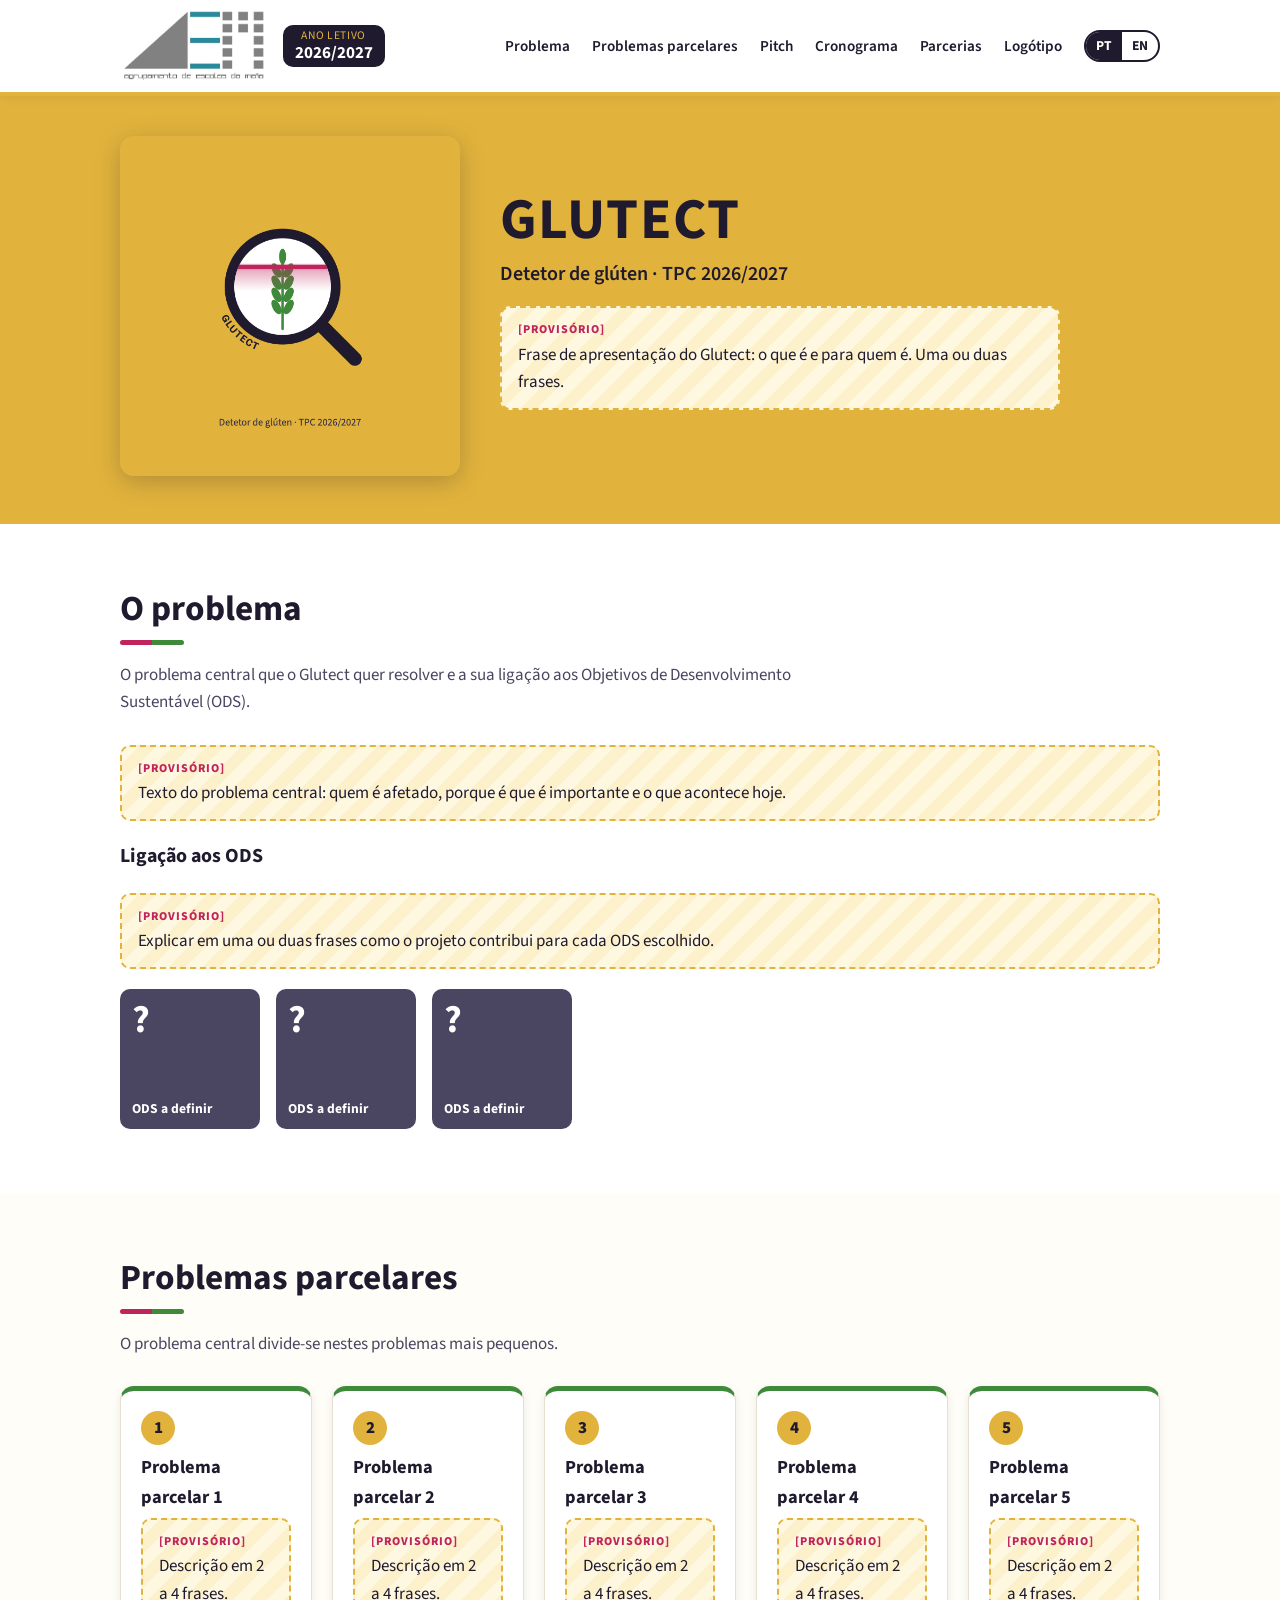
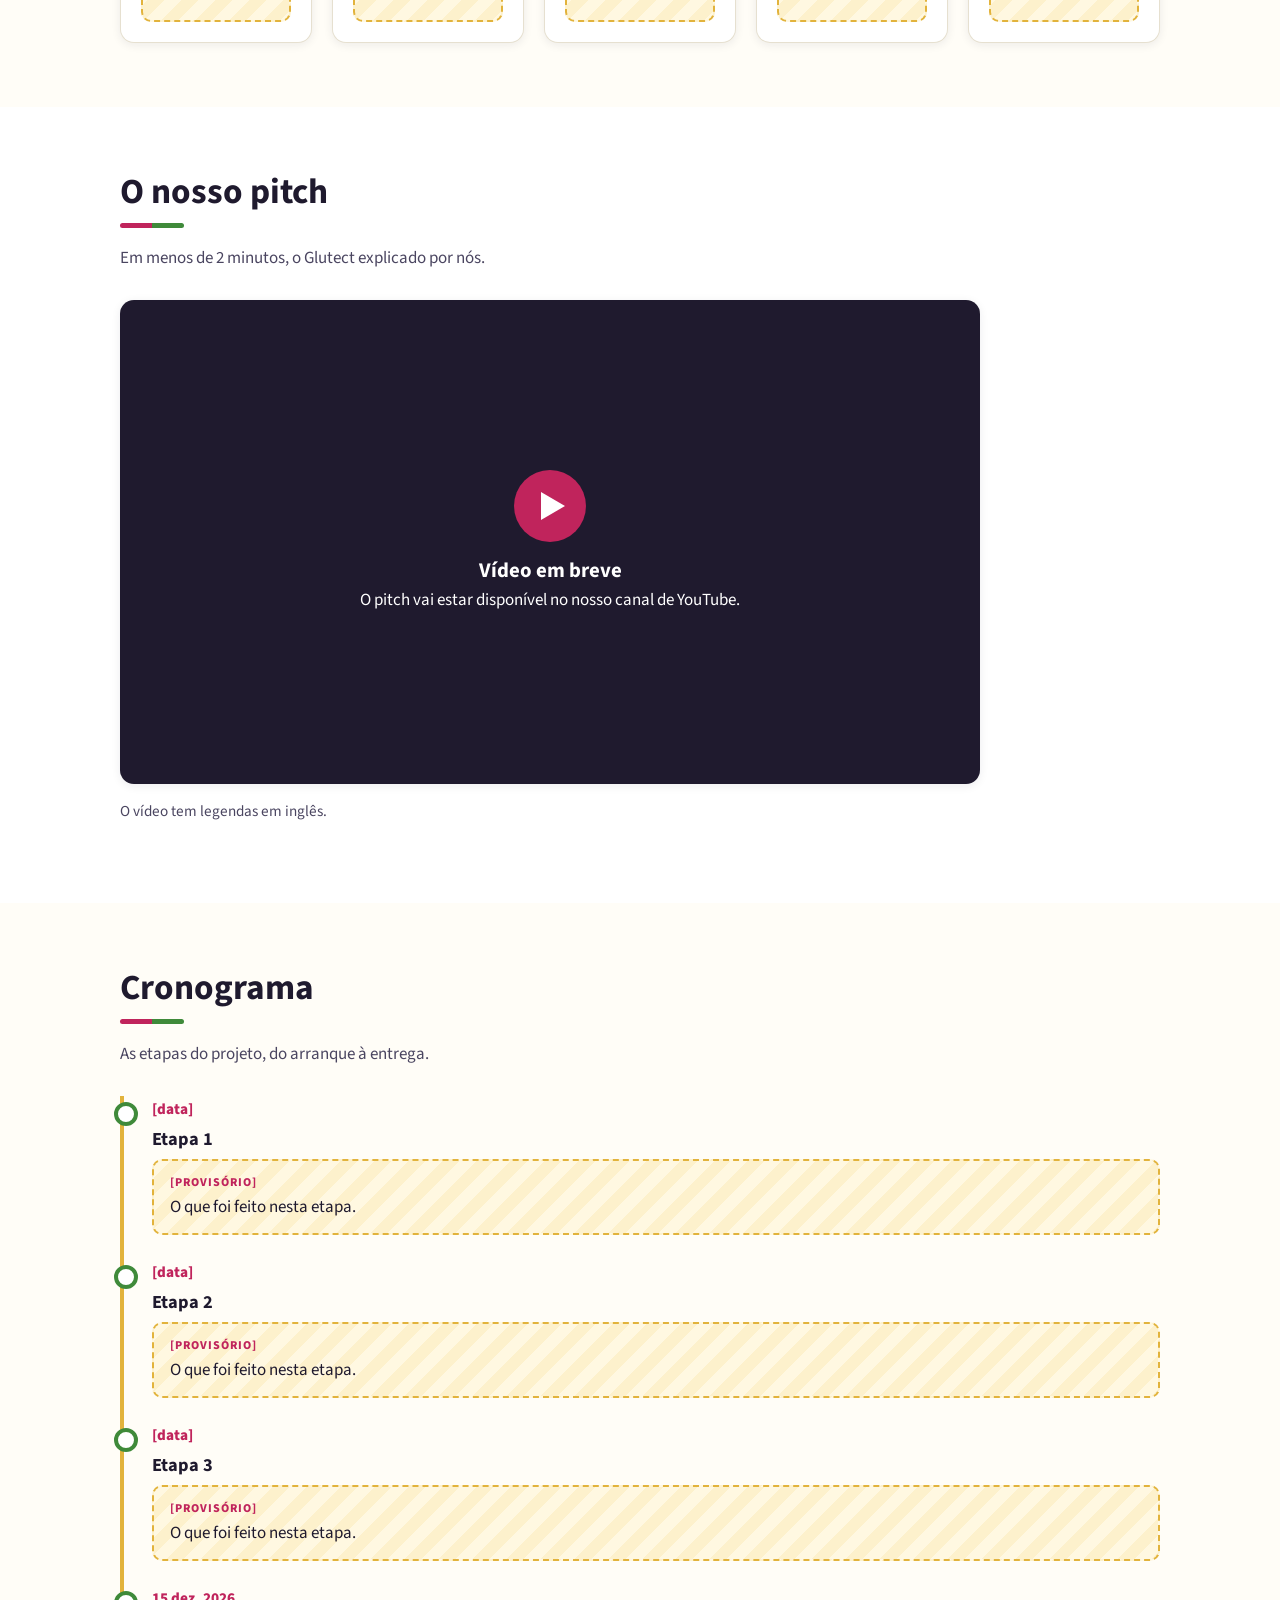
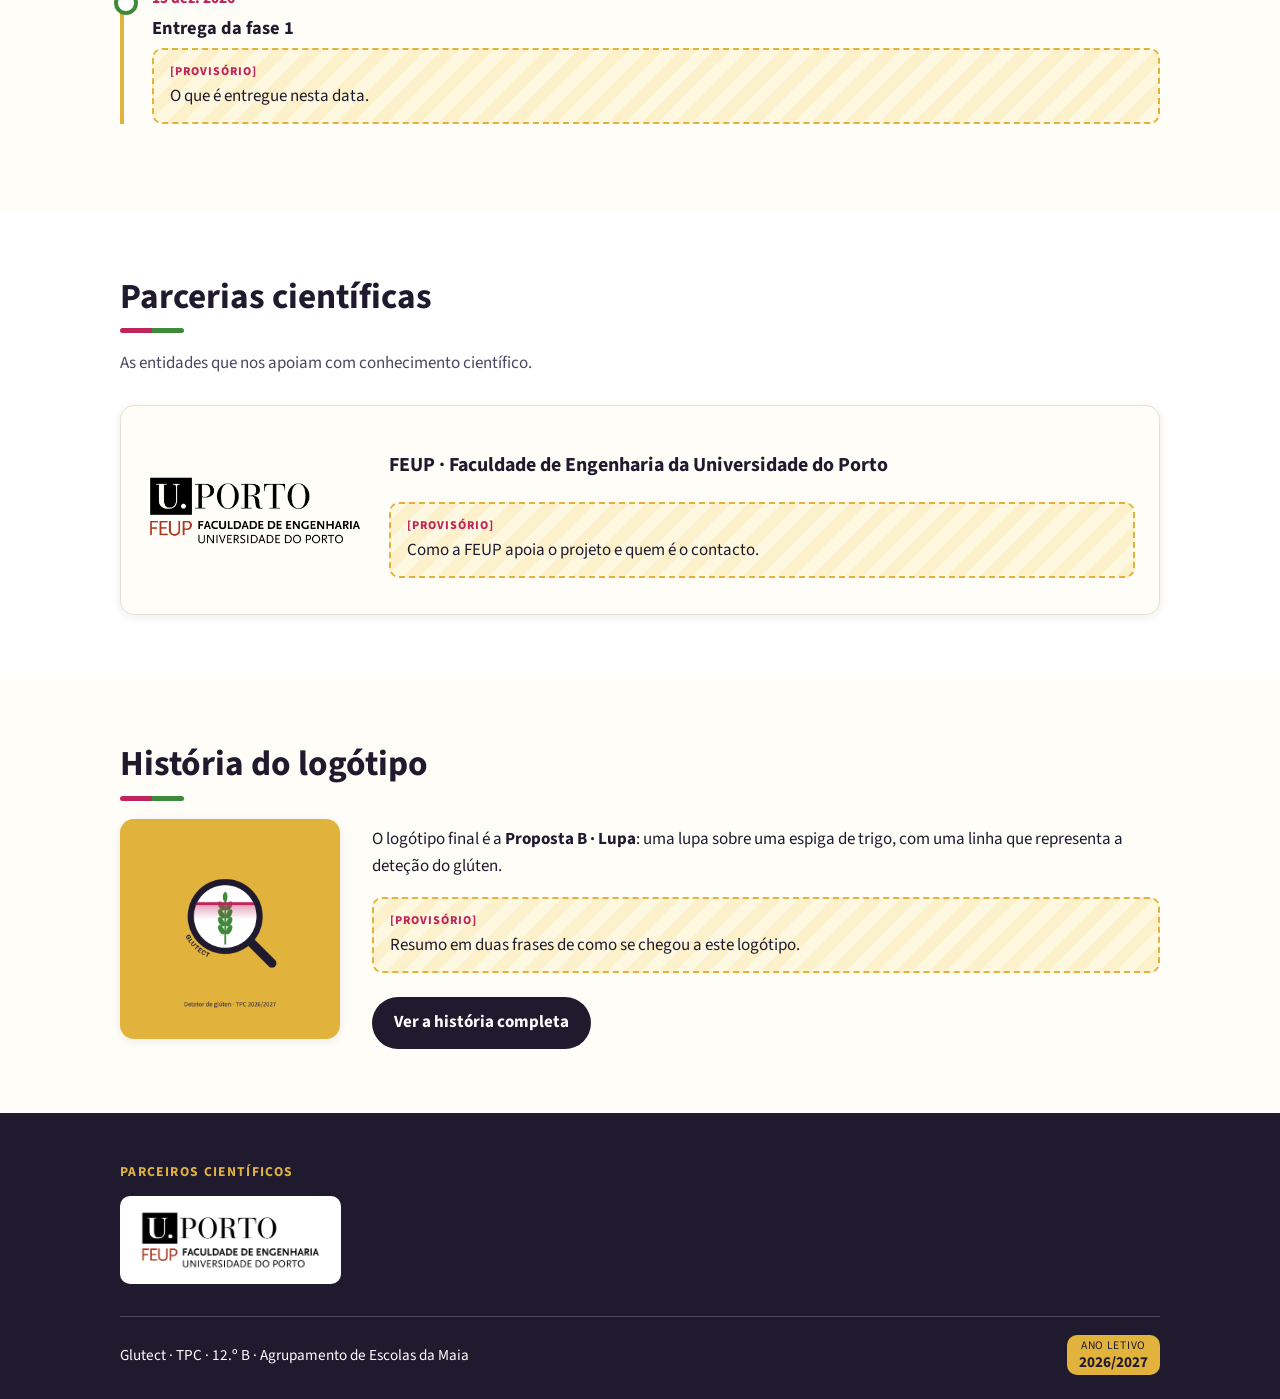
<file: index.html>
<!doctype html>
<html lang="pt-PT">
<head>
  <meta charset="utf-8">
  <meta name="viewport" content="width=device-width, initial-scale=1">
  <title>Glutect · Detetor de glúten · TPC 2026/2027</title>
  <meta name="description" content="Glutect, um detetor de glúten. Projeto TPC da turma 12.º B do Agrupamento de Escolas da Maia, ano letivo 2026/2027.">
  <link rel="icon" href="img/logo-glutect.png">
  <link rel="alternate" hreflang="pt" href="https://mines09.github.io/tpc-glutect-12B-26-27/">
  <link rel="alternate" hreflang="en" href="https://mines09.github.io/tpc-glutect-12B-26-27/en/">
  <link rel="preconnect" href="https://fonts.googleapis.com">
  <link rel="preconnect" href="https://fonts.gstatic.com" crossorigin>
  <link rel="stylesheet" href="https://fonts.googleapis.com/css2?family=Source+Sans+3:wght@400;600;700;800&display=swap">
  <link rel="stylesheet" href="css/estilo.css">
</head>
<body data-raiz="">
  <a class="saltar" href="#conteudo">Saltar para o conteúdo</a>

  <!-- ===== CABEÇALHO ===== -->
  <header class="cabecalho">
    <div class="contentor">
      <a class="logo-escola" href="./" title="Início">
        <img src="img/logo-aemaia.png" alt="Agrupamento de Escolas da Maia" width="413" height="214">
      </a>
      <div class="ano-letivo"><small>Ano letivo</small>2026/2027</div>
      <button class="botao-menu" type="button" aria-expanded="false" aria-controls="menu">Menu</button>
      <nav class="menu" id="menu" aria-label="Secções">
        <ul>
          <li><a href="#problema">Problema</a></li>
          <li><a href="#problemas-parcelares">Problemas parcelares</a></li>
          <li><a href="#pitch">Pitch</a></li>
          <li><a href="#cronograma">Cronograma</a></li>
          <li><a href="#parcerias">Parcerias</a></li>
          <li><a href="#logotipo">Logótipo</a></li>
        </ul>
        <div class="lingua" aria-label="Língua">
          <span aria-current="true">PT</span>
          <a href="en/" hreflang="en" lang="en">EN</a>
        </div>
      </nav>
    </div>
  </header>

  <main id="conteudo">

    <!-- ===== ABERTURA: logótipo do projeto ===== -->
    <section class="abertura" id="inicio">
      <div class="contentor">
        <img class="logo-projeto" src="img/logo-glutect.png" alt="Logótipo do Glutect: uma lupa sobre uma espiga de trigo" width="640" height="640">
        <div>
          <h1>GLUTECT</h1>
          <p class="subtitulo">Detetor de glúten · TPC 2026/2027</p>
          <p class="provisorio" data-etiqueta="[PROVISÓRIO]">Frase de apresentação do Glutect: o que é e para quem é. Uma ou duas frases.</p>
        </div>
      </div>
    </section>

    <!-- ===== PROBLEMA CENTRAL E ODS ===== -->
    <section class="seccao" id="problema">
      <div class="contentor">
        <h2>O problema</h2>
        <p class="intro">O problema central que o Glutect quer resolver e a sua ligação aos Objetivos de Desenvolvimento Sustentável (ODS).</p>
        <p class="provisorio" data-etiqueta="[PROVISÓRIO]">Texto do problema central: quem é afetado, porque é que é importante e o que acontece hoje.</p>
        <h3>Ligação aos ODS</h3>
        <p class="provisorio" data-etiqueta="[PROVISÓRIO]">Explicar em uma ou duas frases como o projeto contribui para cada ODS escolhido.</p>
        <!-- Trocar cada quadrado pelo ícone oficial do ODS (img/ods-N.png) e o nome certo. -->
        <div class="ods">
          <div class="ods-item"><span class="numero">?</span><span class="nome">ODS a definir</span></div>
          <div class="ods-item"><span class="numero">?</span><span class="nome">ODS a definir</span></div>
          <div class="ods-item"><span class="numero">?</span><span class="nome">ODS a definir</span></div>
        </div>
      </div>
    </section>

    <!-- ===== PROBLEMAS PARCELARES (pelo menos 5) ===== -->
    <section class="seccao" id="problemas-parcelares">
      <div class="contentor">
        <h2>Problemas parcelares</h2>
        <p class="intro">O problema central divide-se nestes problemas mais pequenos.</p>
        <ol class="cartoes">
          <li class="cartao"><span class="num">1</span><h3>Problema parcelar 1</h3><p class="provisorio" data-etiqueta="[PROVISÓRIO]">Descrição em 2 a 4 frases.</p></li>
          <li class="cartao"><span class="num">2</span><h3>Problema parcelar 2</h3><p class="provisorio" data-etiqueta="[PROVISÓRIO]">Descrição em 2 a 4 frases.</p></li>
          <li class="cartao"><span class="num">3</span><h3>Problema parcelar 3</h3><p class="provisorio" data-etiqueta="[PROVISÓRIO]">Descrição em 2 a 4 frases.</p></li>
          <li class="cartao"><span class="num">4</span><h3>Problema parcelar 4</h3><p class="provisorio" data-etiqueta="[PROVISÓRIO]">Descrição em 2 a 4 frases.</p></li>
          <li class="cartao"><span class="num">5</span><h3>Problema parcelar 5</h3><p class="provisorio" data-etiqueta="[PROVISÓRIO]">Descrição em 2 a 4 frases.</p></li>
        </ol>
      </div>
    </section>

    <!-- ===== VÍDEO / PITCH ===== -->
    <section class="seccao" id="pitch">
      <div class="contentor">
        <h2>O nosso pitch</h2>
        <p class="intro">Em menos de 2 minutos, o Glutect explicado por nós.</p>
        <!-- O vídeo aparece aqui quando se puser o código do YouTube em js/site.js (VIDEO_YOUTUBE). -->
        <div class="video" id="video">
          <div class="sem-video">
            <div><div class="play" aria-hidden="true"></div><strong>Vídeo em breve</strong>O pitch vai estar disponível no nosso canal de YouTube.</div>
          </div>
        </div>
        <p class="nota-legendas">O vídeo tem legendas em inglês.</p>
      </div>
    </section>

    <!-- ===== CRONOGRAMA ===== -->
    <section class="seccao" id="cronograma">
      <div class="contentor">
        <h2>Cronograma</h2>
        <p class="intro">As etapas do projeto, do arranque à entrega.</p>
        <ol class="linha-tempo">
          <li><span class="data">[data]</span><h3>Etapa 1</h3><p class="provisorio" data-etiqueta="[PROVISÓRIO]">O que foi feito nesta etapa.</p></li>
          <li><span class="data">[data]</span><h3>Etapa 2</h3><p class="provisorio" data-etiqueta="[PROVISÓRIO]">O que foi feito nesta etapa.</p></li>
          <li><span class="data">[data]</span><h3>Etapa 3</h3><p class="provisorio" data-etiqueta="[PROVISÓRIO]">O que foi feito nesta etapa.</p></li>
          <li><span class="data">15 dez. 2026</span><h3>Entrega da fase 1</h3><p class="provisorio" data-etiqueta="[PROVISÓRIO]">O que é entregue nesta data.</p></li>
        </ol>
      </div>
    </section>

    <!-- ===== PARCERIAS CIENTÍFICAS ===== -->
    <section class="seccao" id="parcerias">
      <div class="contentor">
        <h2>Parcerias científicas</h2>
        <p class="intro">As entidades que nos apoiam com conhecimento científico.</p>
        <div class="parceria">
          <img src="img/logo-feup.png" alt="FEUP, Faculdade de Engenharia da Universidade do Porto" width="800" height="278">
          <div>
            <h3>FEUP · Faculdade de Engenharia da Universidade do Porto</h3>
            <p class="provisorio" data-etiqueta="[PROVISÓRIO]">Como a FEUP apoia o projeto e quem é o contacto.</p>
          </div>
        </div>
      </div>
    </section>

    <!-- ===== HISTÓRIA DO LOGÓTIPO (resumo; a história completa está na sub-página) ===== -->
    <section class="seccao" id="logotipo">
      <div class="contentor">
        <h2>História do logótipo</h2>
        <div class="resumo-logo">
          <img src="img/logo-glutect.png" alt="Logótipo final do Glutect, Proposta B · Lupa" width="640" height="640" loading="lazy">
          <div>
            <p>O logótipo final é a <strong>Proposta B · Lupa</strong>: uma lupa sobre uma espiga de trigo, com uma linha que representa a deteção do glúten.</p>
            <p class="provisorio" data-etiqueta="[PROVISÓRIO]">Resumo em duas frases de como se chegou a este logótipo.</p>
            <a class="botao" href="historia-logo.html">Ver a história completa</a>
          </div>
        </div>
      </div>
    </section>

  </main>

  <!-- ===== RODAPÉ ===== -->
  <!-- Os logótipos de parceiros e patrocinadores editam-se em js/site.js -->
  <footer class="rodape">
    <div class="contentor">
      <section class="grupo-logos" id="grupo-parceiros">
        <h2>Parceiros científicos</h2>
        <ul></ul>
      </section>
      <section class="grupo-logos" id="grupo-patrocinadores">
        <h2>Patrocinadores</h2>
        <ul></ul>
      </section>
      <div class="rodape-fim">
        <span>Glutect · TPC · 12.º B · Agrupamento de Escolas da Maia</span>
        <div class="ano-letivo"><small>Ano letivo</small>2026/2027</div>
      </div>
    </div>
  </footer>

  <script src="js/site.js"></script>
</body>
</html>
</file>
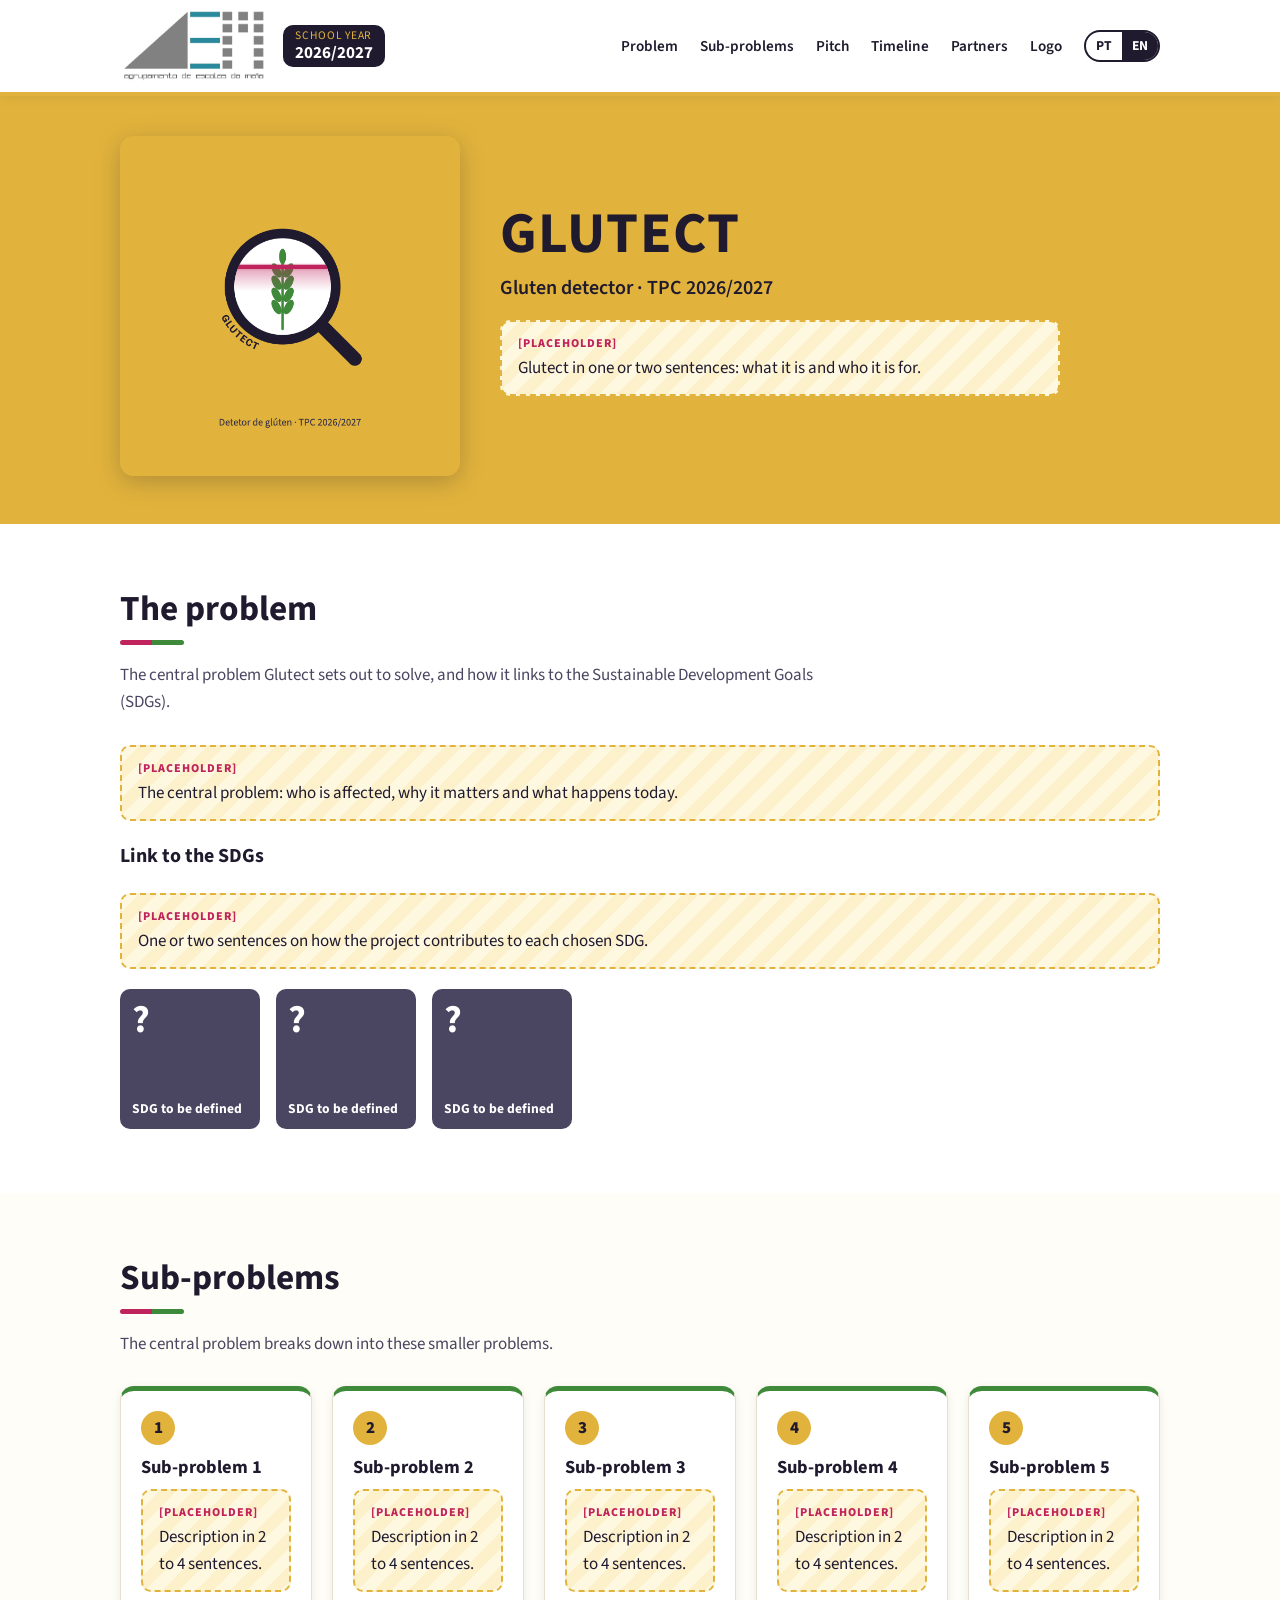
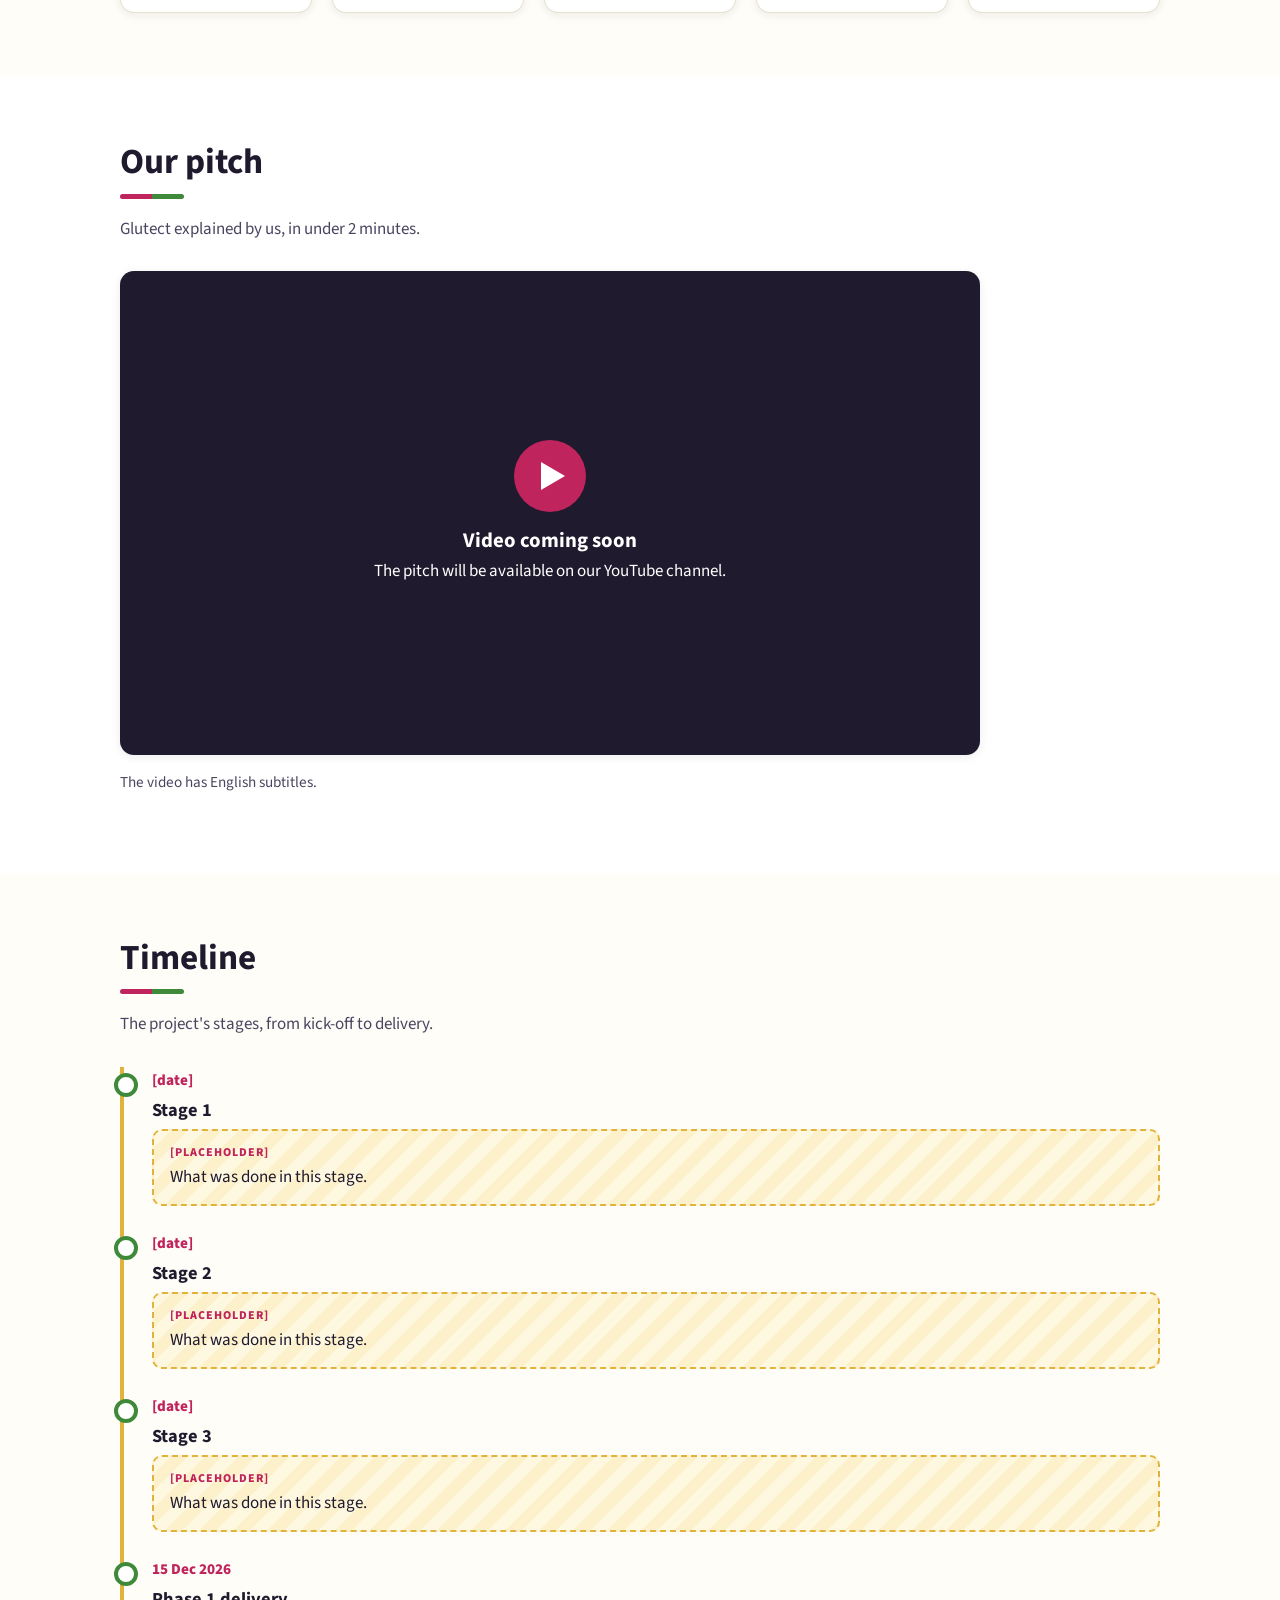
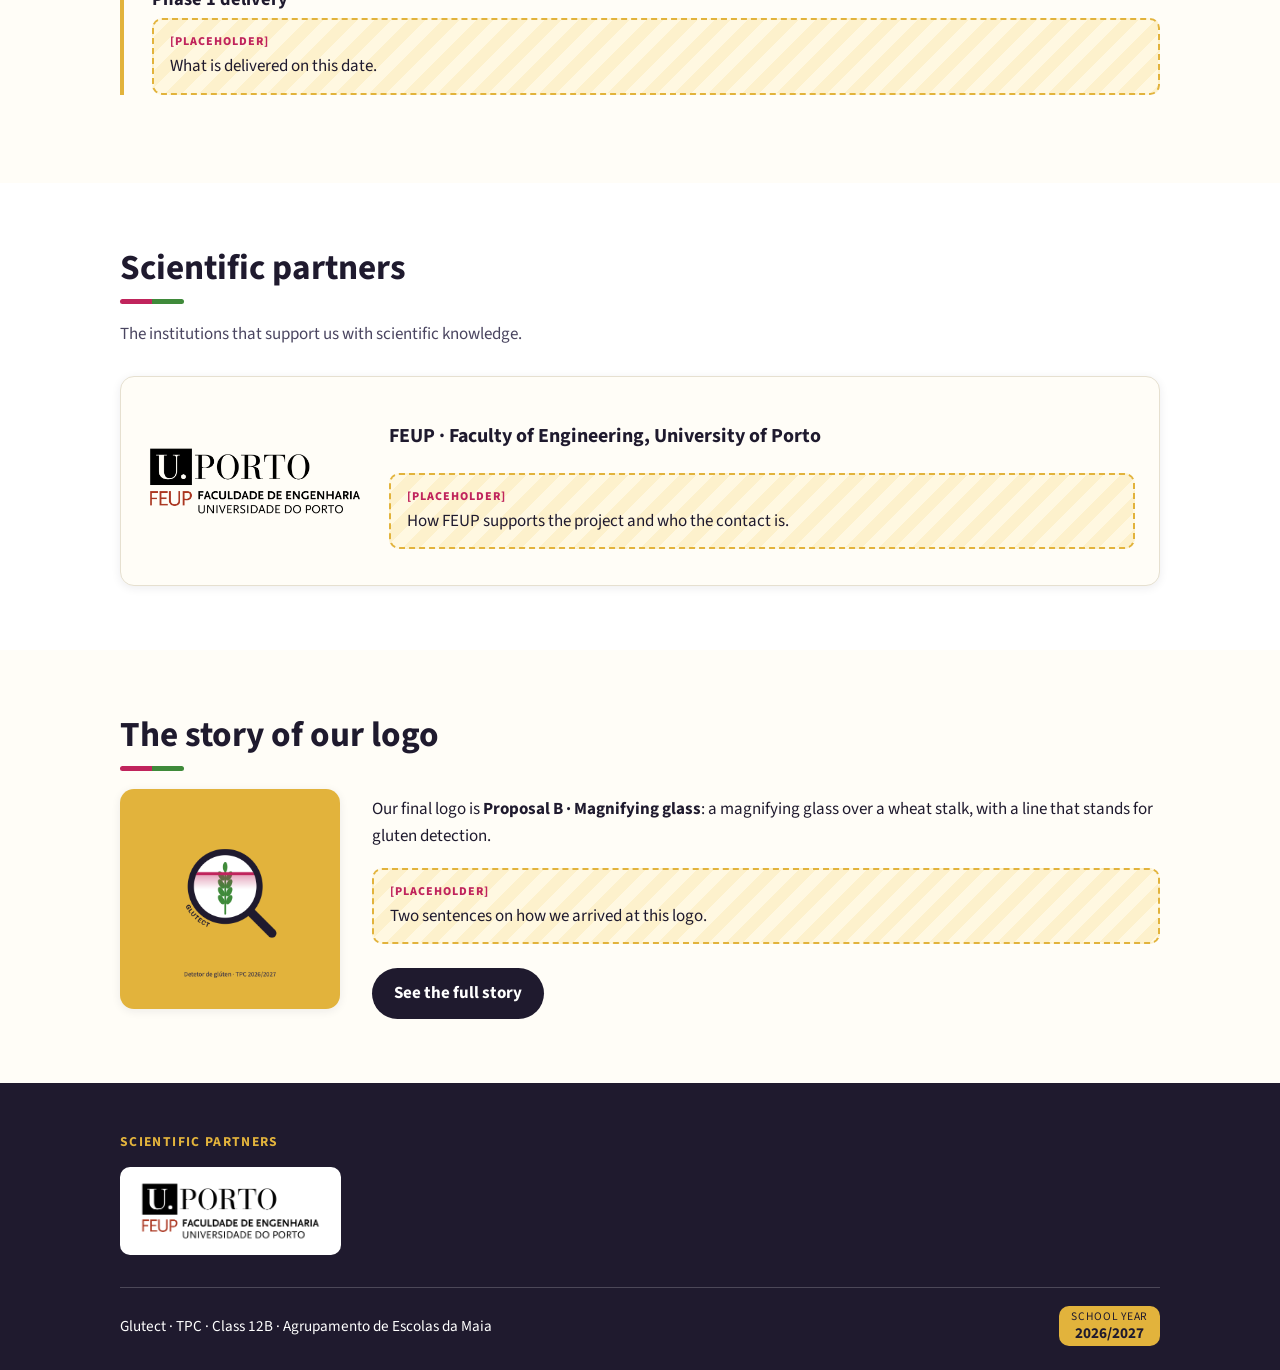
<file: en/index.html>
<!doctype html>
<html lang="en">
<head>
  <meta charset="utf-8">
  <meta name="viewport" content="width=device-width, initial-scale=1">
  <title>Glutect · Gluten detector · TPC 2026/2027</title>
  <meta name="description" content="Glutect, a gluten detector. A TPC project by class 12B of Agrupamento de Escolas da Maia, school year 2026/2027.">
  <link rel="icon" href="../img/logo-glutect.png">
  <link rel="alternate" hreflang="pt" href="https://mines09.github.io/tpc-glutect-12B-26-27/">
  <link rel="alternate" hreflang="en" href="https://mines09.github.io/tpc-glutect-12B-26-27/en/">
  <link rel="preconnect" href="https://fonts.googleapis.com">
  <link rel="preconnect" href="https://fonts.gstatic.com" crossorigin>
  <link rel="stylesheet" href="https://fonts.googleapis.com/css2?family=Source+Sans+3:wght@400;600;700;800&display=swap">
  <link rel="stylesheet" href="../css/estilo.css">
</head>
<body data-raiz="../">
  <a class="saltar" href="#conteudo">Skip to content</a>

  <!-- ===== HEADER ===== -->
  <header class="cabecalho">
    <div class="contentor">
      <a class="logo-escola" href="./" title="Home">
        <img src="../img/logo-aemaia.png" alt="Agrupamento de Escolas da Maia" width="413" height="214">
      </a>
      <div class="ano-letivo"><small>School year</small>2026/2027</div>
      <button class="botao-menu" type="button" aria-expanded="false" aria-controls="menu">Menu</button>
      <nav class="menu" id="menu" aria-label="Sections">
        <ul>
          <li><a href="#problema">Problem</a></li>
          <li><a href="#problemas-parcelares">Sub-problems</a></li>
          <li><a href="#pitch">Pitch</a></li>
          <li><a href="#cronograma">Timeline</a></li>
          <li><a href="#parcerias">Partners</a></li>
          <li><a href="#logotipo">Logo</a></li>
        </ul>
        <div class="lingua" aria-label="Language">
          <a href="../" hreflang="pt" lang="pt-PT">PT</a>
          <span aria-current="true">EN</span>
        </div>
      </nav>
    </div>
  </header>

  <main id="conteudo">

    <!-- ===== OPENING: project logo ===== -->
    <section class="abertura" id="inicio">
      <div class="contentor">
        <img class="logo-projeto" src="../img/logo-glutect.png" alt="Glutect logo: a magnifying glass over a wheat stalk" width="640" height="640">
        <div>
          <h1>GLUTECT</h1>
          <p class="subtitulo">Gluten detector · TPC 2026/2027</p>
          <p class="provisorio" data-etiqueta="[PLACEHOLDER]">Glutect in one or two sentences: what it is and who it is for.</p>
        </div>
      </div>
    </section>

    <!-- ===== CENTRAL PROBLEM AND SDGs ===== -->
    <section class="seccao" id="problema">
      <div class="contentor">
        <h2>The problem</h2>
        <p class="intro">The central problem Glutect sets out to solve, and how it links to the Sustainable Development Goals (SDGs).</p>
        <p class="provisorio" data-etiqueta="[PLACEHOLDER]">The central problem: who is affected, why it matters and what happens today.</p>
        <h3>Link to the SDGs</h3>
        <p class="provisorio" data-etiqueta="[PLACEHOLDER]">One or two sentences on how the project contributes to each chosen SDG.</p>
        <!-- Replace each square with the official SDG icon (../img/ods-N.png) and its name. -->
        <div class="ods">
          <div class="ods-item"><span class="numero">?</span><span class="nome">SDG to be defined</span></div>
          <div class="ods-item"><span class="numero">?</span><span class="nome">SDG to be defined</span></div>
          <div class="ods-item"><span class="numero">?</span><span class="nome">SDG to be defined</span></div>
        </div>
      </div>
    </section>

    <!-- ===== SUB-PROBLEMS (at least 5) ===== -->
    <section class="seccao" id="problemas-parcelares">
      <div class="contentor">
        <h2>Sub-problems</h2>
        <p class="intro">The central problem breaks down into these smaller problems.</p>
        <ol class="cartoes">
          <li class="cartao"><span class="num">1</span><h3>Sub-problem 1</h3><p class="provisorio" data-etiqueta="[PLACEHOLDER]">Description in 2 to 4 sentences.</p></li>
          <li class="cartao"><span class="num">2</span><h3>Sub-problem 2</h3><p class="provisorio" data-etiqueta="[PLACEHOLDER]">Description in 2 to 4 sentences.</p></li>
          <li class="cartao"><span class="num">3</span><h3>Sub-problem 3</h3><p class="provisorio" data-etiqueta="[PLACEHOLDER]">Description in 2 to 4 sentences.</p></li>
          <li class="cartao"><span class="num">4</span><h3>Sub-problem 4</h3><p class="provisorio" data-etiqueta="[PLACEHOLDER]">Description in 2 to 4 sentences.</p></li>
          <li class="cartao"><span class="num">5</span><h3>Sub-problem 5</h3><p class="provisorio" data-etiqueta="[PLACEHOLDER]">Description in 2 to 4 sentences.</p></li>
        </ol>
      </div>
    </section>

    <!-- ===== VIDEO / PITCH ===== -->
    <section class="seccao" id="pitch">
      <div class="contentor">
        <h2>Our pitch</h2>
        <p class="intro">Glutect explained by us, in under 2 minutes.</p>
        <!-- The video appears here once the YouTube code is set in js/site.js (VIDEO_YOUTUBE). -->
        <div class="video" id="video">
          <div class="sem-video">
            <div><div class="play" aria-hidden="true"></div><strong>Video coming soon</strong>The pitch will be available on our YouTube channel.</div>
          </div>
        </div>
        <p class="nota-legendas">The video has English subtitles.</p>
      </div>
    </section>

    <!-- ===== TIMELINE ===== -->
    <section class="seccao" id="cronograma">
      <div class="contentor">
        <h2>Timeline</h2>
        <p class="intro">The project's stages, from kick-off to delivery.</p>
        <ol class="linha-tempo">
          <li><span class="data">[date]</span><h3>Stage 1</h3><p class="provisorio" data-etiqueta="[PLACEHOLDER]">What was done in this stage.</p></li>
          <li><span class="data">[date]</span><h3>Stage 2</h3><p class="provisorio" data-etiqueta="[PLACEHOLDER]">What was done in this stage.</p></li>
          <li><span class="data">[date]</span><h3>Stage 3</h3><p class="provisorio" data-etiqueta="[PLACEHOLDER]">What was done in this stage.</p></li>
          <li><span class="data">15 Dec 2026</span><h3>Phase 1 delivery</h3><p class="provisorio" data-etiqueta="[PLACEHOLDER]">What is delivered on this date.</p></li>
        </ol>
      </div>
    </section>

    <!-- ===== SCIENTIFIC PARTNERS ===== -->
    <section class="seccao" id="parcerias">
      <div class="contentor">
        <h2>Scientific partners</h2>
        <p class="intro">The institutions that support us with scientific knowledge.</p>
        <div class="parceria">
          <img src="../img/logo-feup.png" alt="FEUP, Faculty of Engineering of the University of Porto" width="800" height="278">
          <div>
            <h3>FEUP · Faculty of Engineering, University of Porto</h3>
            <p class="provisorio" data-etiqueta="[PLACEHOLDER]">How FEUP supports the project and who the contact is.</p>
          </div>
        </div>
      </div>
    </section>

    <!-- ===== LOGO STORY (summary; the full story is on the sub-page) ===== -->
    <section class="seccao" id="logotipo">
      <div class="contentor">
        <h2>The story of our logo</h2>
        <div class="resumo-logo">
          <img src="../img/logo-glutect.png" alt="Final Glutect logo, Proposal B · Magnifying glass" width="640" height="640" loading="lazy">
          <div>
            <p>Our final logo is <strong>Proposal B · Magnifying glass</strong>: a magnifying glass over a wheat stalk, with a line that stands for gluten detection.</p>
            <p class="provisorio" data-etiqueta="[PLACEHOLDER]">Two sentences on how we arrived at this logo.</p>
            <a class="botao" href="logo-history.html">See the full story</a>
          </div>
        </div>
      </div>
    </section>

  </main>

  <!-- ===== FOOTER ===== -->
  <!-- Partner and sponsor logos are edited in js/site.js -->
  <footer class="rodape">
    <div class="contentor">
      <section class="grupo-logos" id="grupo-parceiros">
        <h2>Scientific partners</h2>
        <ul></ul>
      </section>
      <section class="grupo-logos" id="grupo-patrocinadores">
        <h2>Sponsors</h2>
        <ul></ul>
      </section>
      <div class="rodape-fim">
        <span>Glutect · TPC · Class 12B · Agrupamento de Escolas da Maia</span>
        <div class="ano-letivo"><small>School year</small>2026/2027</div>
      </div>
    </div>
  </footer>

  <script src="../js/site.js"></script>
</body>
</html>
</file>
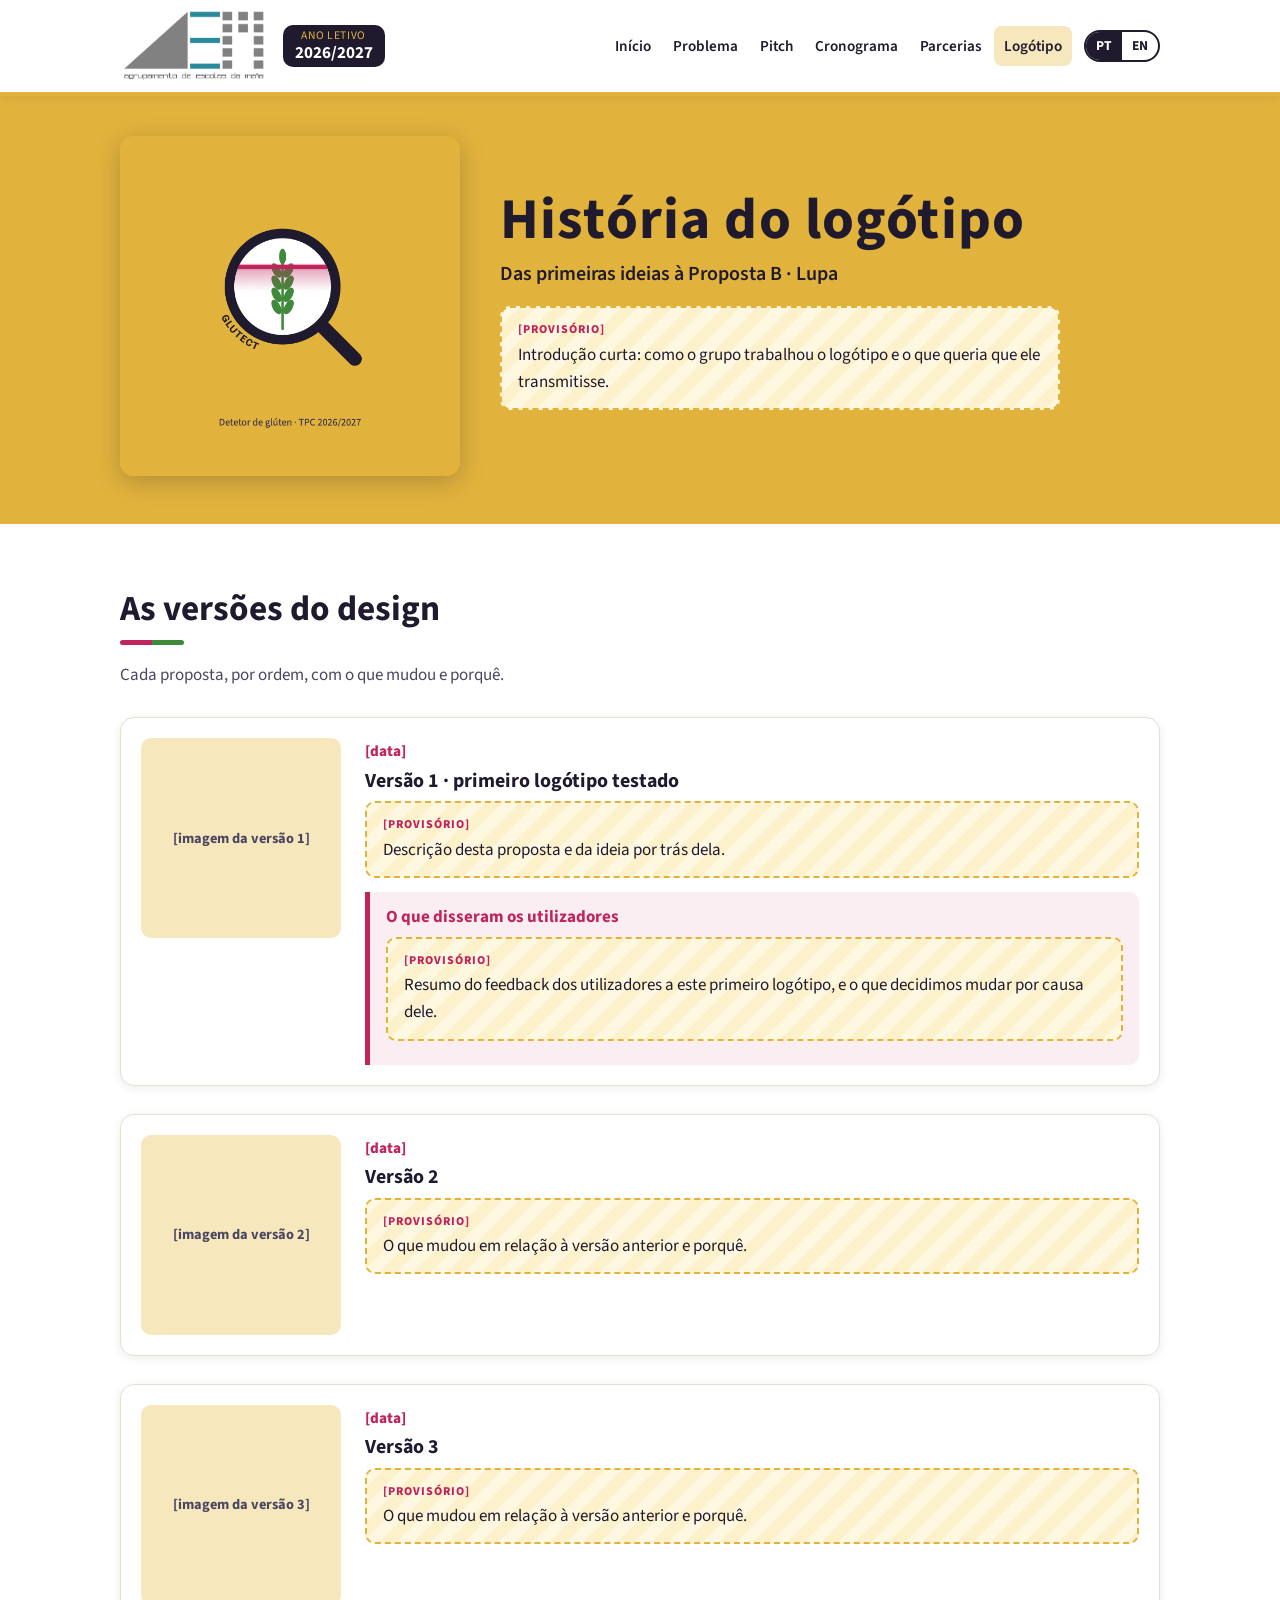
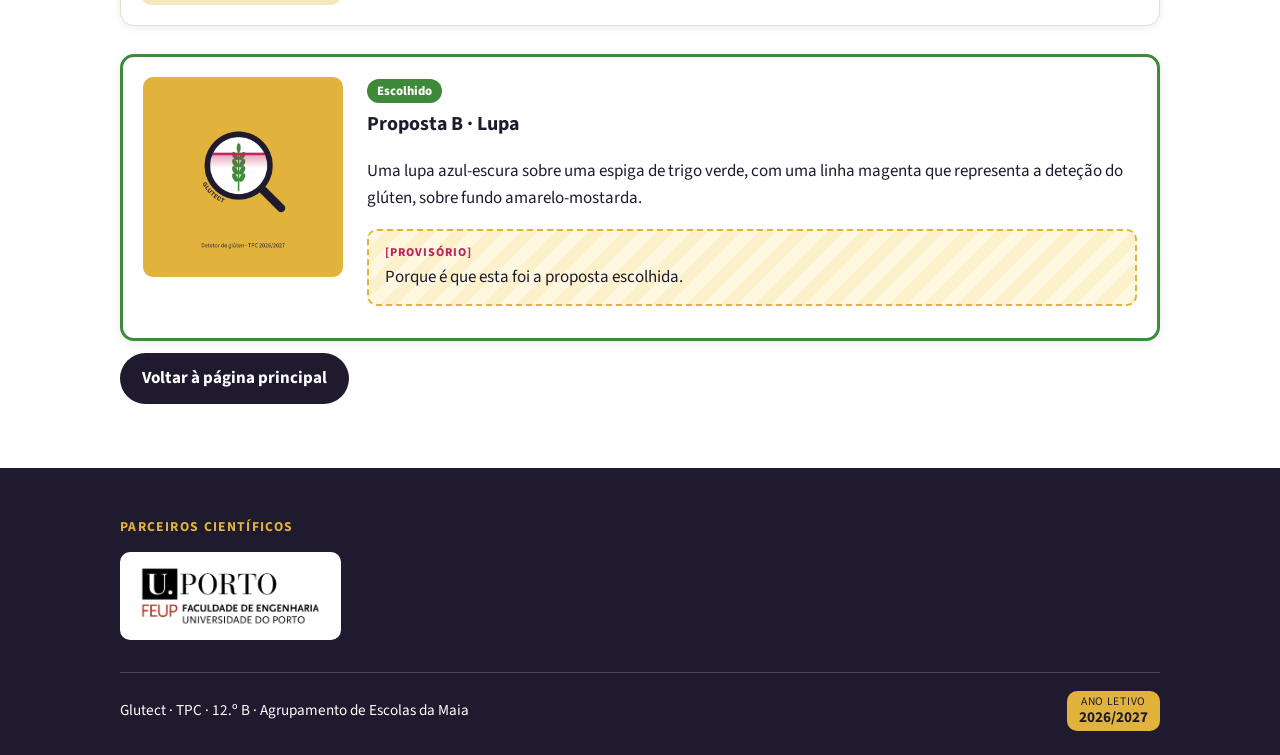
<file: historia-logo.html>
<!doctype html>
<html lang="pt-PT">
<head>
  <meta charset="utf-8">
  <meta name="viewport" content="width=device-width, initial-scale=1">
  <title>História do logótipo · Glutect · TPC 2026/2027</title>
  <meta name="description" content="Como nasceu o logótipo do Glutect: as propostas, as versões do design e o feedback dos utilizadores.">
  <link rel="icon" href="img/logo-glutect.png">
  <link rel="alternate" hreflang="pt" href="https://mines09.github.io/tpc-glutect-12B-26-27/historia-logo.html">
  <link rel="alternate" hreflang="en" href="https://mines09.github.io/tpc-glutect-12B-26-27/en/logo-history.html">
  <link rel="preconnect" href="https://fonts.googleapis.com">
  <link rel="preconnect" href="https://fonts.gstatic.com" crossorigin>
  <link rel="stylesheet" href="https://fonts.googleapis.com/css2?family=Source+Sans+3:wght@400;600;700;800&display=swap">
  <link rel="stylesheet" href="css/estilo.css">
</head>
<body data-raiz="">
  <a class="saltar" href="#conteudo">Saltar para o conteúdo</a>

  <!-- ===== CABEÇALHO ===== -->
  <header class="cabecalho">
    <div class="contentor">
      <a class="logo-escola" href="./" title="Início">
        <img src="img/logo-aemaia.png" alt="Agrupamento de Escolas da Maia" width="413" height="214">
      </a>
      <div class="ano-letivo"><small>Ano letivo</small>2026/2027</div>
      <button class="botao-menu" type="button" aria-expanded="false" aria-controls="menu">Menu</button>
      <nav class="menu" id="menu" aria-label="Secções">
        <ul>
          <li><a href="./">Início</a></li>
          <li><a href="./#problema">Problema</a></li>
          <li><a href="./#pitch">Pitch</a></li>
          <li><a href="./#cronograma">Cronograma</a></li>
          <li><a href="./#parcerias">Parcerias</a></li>
          <li><a href="historia-logo.html" aria-current="page">Logótipo</a></li>
        </ul>
        <div class="lingua" aria-label="Língua">
          <span aria-current="true">PT</span>
          <a href="en/logo-history.html" hreflang="en" lang="en">EN</a>
        </div>
      </nav>
    </div>
  </header>

  <main id="conteudo">

    <section class="abertura">
      <div class="contentor">
        <img class="logo-projeto" src="img/logo-glutect.png" alt="Logótipo final do Glutect, Proposta B · Lupa" width="640" height="640">
        <div>
          <h1>História do logótipo</h1>
          <p class="subtitulo">Das primeiras ideias à Proposta B · Lupa</p>
          <p class="provisorio" data-etiqueta="[PROVISÓRIO]">Introdução curta: como o grupo trabalhou o logótipo e o que queria que ele transmitisse.</p>
        </div>
      </div>
    </section>

    <section class="seccao" id="versoes">
      <div class="contentor">
        <h2>As versões do design</h2>
        <p class="intro">Cada proposta, por ordem, com o que mudou e porquê.</p>

        <!-- Para cada versão: trocar o quadrado por <img src="img/logo-vN.png" alt="..."> e preencher o texto. -->
        <ol class="versoes">
          <li class="versao">
            <div class="imagem">[imagem da versão 1]</div>
            <div>
              <span class="data">[data]</span>
              <h3>Versão 1 · primeiro logótipo testado</h3>
              <p class="provisorio" data-etiqueta="[PROVISÓRIO]">Descrição desta proposta e da ideia por trás dela.</p>
              <div class="feedback">
                <h4>O que disseram os utilizadores</h4>
                <p class="provisorio" data-etiqueta="[PROVISÓRIO]">Resumo do feedback dos utilizadores a este primeiro logótipo, e o que decidimos mudar por causa dele.</p>
              </div>
            </div>
          </li>
          <li class="versao">
            <div class="imagem">[imagem da versão 2]</div>
            <div>
              <span class="data">[data]</span>
              <h3>Versão 2</h3>
              <p class="provisorio" data-etiqueta="[PROVISÓRIO]">O que mudou em relação à versão anterior e porquê.</p>
            </div>
          </li>
          <li class="versao">
            <div class="imagem">[imagem da versão 3]</div>
            <div>
              <span class="data">[data]</span>
              <h3>Versão 3</h3>
              <p class="provisorio" data-etiqueta="[PROVISÓRIO]">O que mudou em relação à versão anterior e porquê.</p>
            </div>
          </li>
          <li class="versao final">
            <img src="img/logo-glutect.png" alt="Proposta B · Lupa, o logótipo escolhido" width="640" height="640" loading="lazy">
            <div>
              <span class="etiqueta-final">Escolhido</span>
              <h3>Proposta B · Lupa</h3>
              <p>Uma lupa azul-escura sobre uma espiga de trigo verde, com uma linha magenta que representa a deteção do glúten, sobre fundo amarelo-mostarda.</p>
              <p class="provisorio" data-etiqueta="[PROVISÓRIO]">Porque é que esta foi a proposta escolhida.</p>
            </div>
          </li>
        </ol>

        <a class="botao" href="./#logotipo">Voltar à página principal</a>
      </div>
    </section>

  </main>

  <!-- ===== RODAPÉ ===== -->
  <!-- Os logótipos de parceiros e patrocinadores editam-se em js/site.js -->
  <footer class="rodape">
    <div class="contentor">
      <section class="grupo-logos" id="grupo-parceiros">
        <h2>Parceiros científicos</h2>
        <ul></ul>
      </section>
      <section class="grupo-logos" id="grupo-patrocinadores">
        <h2>Patrocinadores</h2>
        <ul></ul>
      </section>
      <div class="rodape-fim">
        <span>Glutect · TPC · 12.º B · Agrupamento de Escolas da Maia</span>
        <div class="ano-letivo"><small>Ano letivo</small>2026/2027</div>
      </div>
    </div>
  </footer>

  <script src="js/site.js"></script>
</body>
</html>
</file>
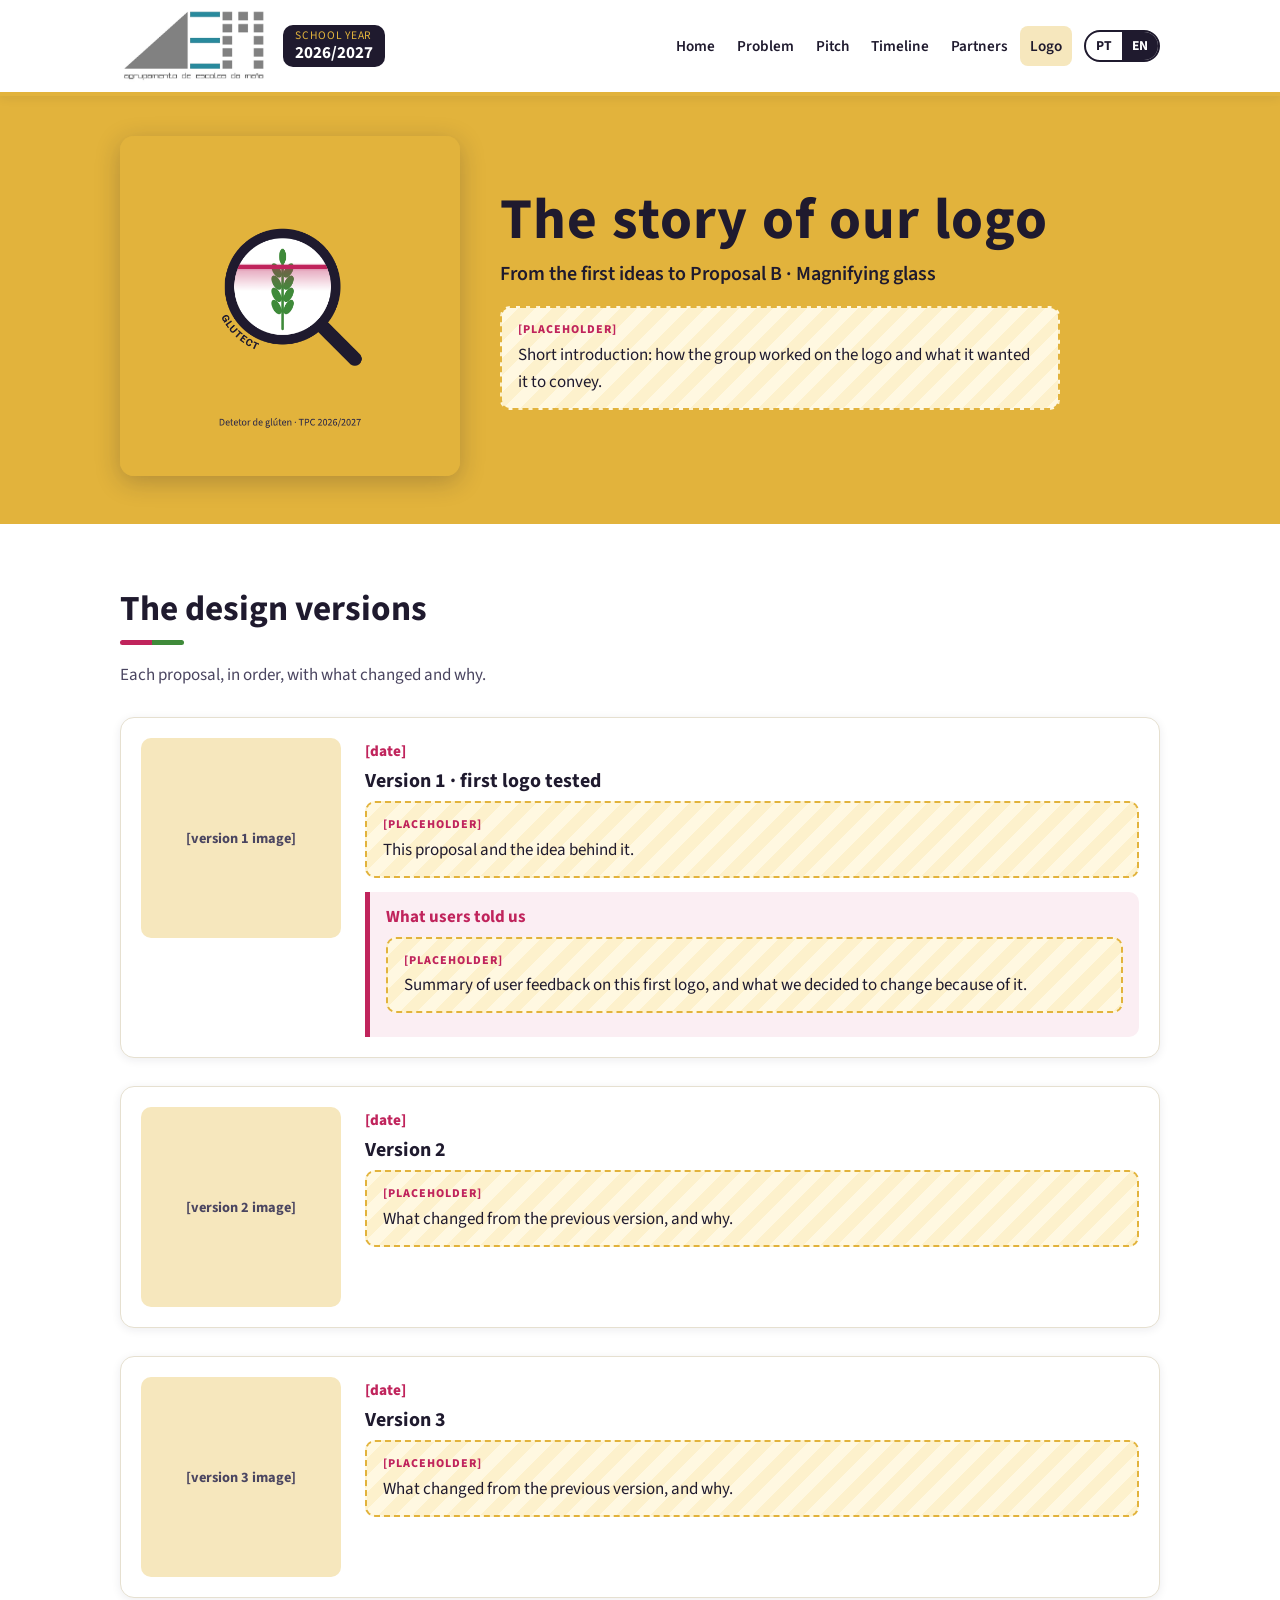
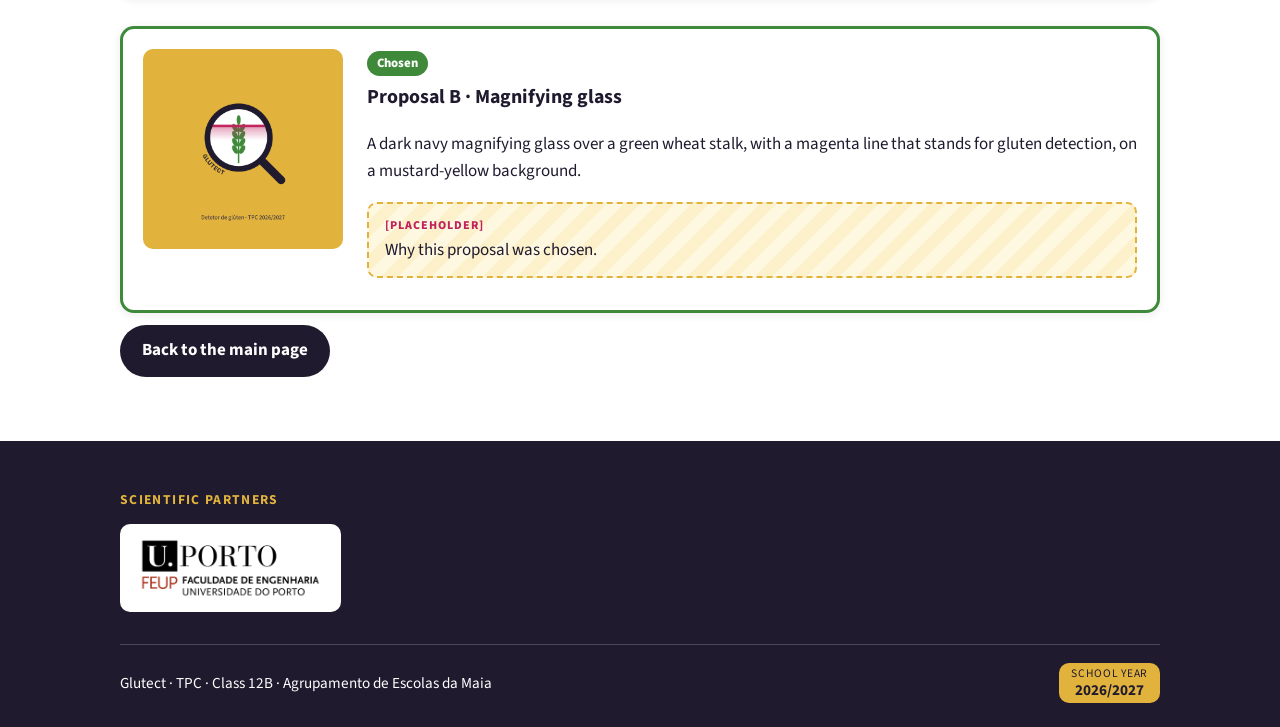
<file: en/logo-history.html>
<!doctype html>
<html lang="en">
<head>
  <meta charset="utf-8">
  <meta name="viewport" content="width=device-width, initial-scale=1">
  <title>The story of our logo · Glutect · TPC 2026/2027</title>
  <meta name="description" content="How the Glutect logo came to be: the proposals, the design versions and the user feedback.">
  <link rel="icon" href="../img/logo-glutect.png">
  <link rel="alternate" hreflang="pt" href="https://mines09.github.io/tpc-glutect-12B-26-27/historia-logo.html">
  <link rel="alternate" hreflang="en" href="https://mines09.github.io/tpc-glutect-12B-26-27/en/logo-history.html">
  <link rel="preconnect" href="https://fonts.googleapis.com">
  <link rel="preconnect" href="https://fonts.gstatic.com" crossorigin>
  <link rel="stylesheet" href="https://fonts.googleapis.com/css2?family=Source+Sans+3:wght@400;600;700;800&display=swap">
  <link rel="stylesheet" href="../css/estilo.css">
</head>
<body data-raiz="../">
  <a class="saltar" href="#conteudo">Skip to content</a>

  <!-- ===== HEADER ===== -->
  <header class="cabecalho">
    <div class="contentor">
      <a class="logo-escola" href="./" title="Home">
        <img src="../img/logo-aemaia.png" alt="Agrupamento de Escolas da Maia" width="413" height="214">
      </a>
      <div class="ano-letivo"><small>School year</small>2026/2027</div>
      <button class="botao-menu" type="button" aria-expanded="false" aria-controls="menu">Menu</button>
      <nav class="menu" id="menu" aria-label="Sections">
        <ul>
          <li><a href="./">Home</a></li>
          <li><a href="./#problema">Problem</a></li>
          <li><a href="./#pitch">Pitch</a></li>
          <li><a href="./#cronograma">Timeline</a></li>
          <li><a href="./#parcerias">Partners</a></li>
          <li><a href="logo-history.html" aria-current="page">Logo</a></li>
        </ul>
        <div class="lingua" aria-label="Language">
          <a href="../historia-logo.html" hreflang="pt" lang="pt-PT">PT</a>
          <span aria-current="true">EN</span>
        </div>
      </nav>
    </div>
  </header>

  <main id="conteudo">

    <section class="abertura">
      <div class="contentor">
        <img class="logo-projeto" src="../img/logo-glutect.png" alt="Final Glutect logo, Proposal B · Magnifying glass" width="640" height="640">
        <div>
          <h1>The story of our logo</h1>
          <p class="subtitulo">From the first ideas to Proposal B · Magnifying glass</p>
          <p class="provisorio" data-etiqueta="[PLACEHOLDER]">Short introduction: how the group worked on the logo and what it wanted it to convey.</p>
        </div>
      </div>
    </section>

    <section class="seccao" id="versoes">
      <div class="contentor">
        <h2>The design versions</h2>
        <p class="intro">Each proposal, in order, with what changed and why.</p>

        <!-- For each version: replace the square with <img src="../img/logo-vN.png" alt="..."> and fill in the text. -->
        <ol class="versoes">
          <li class="versao">
            <div class="imagem">[version 1 image]</div>
            <div>
              <span class="data">[date]</span>
              <h3>Version 1 · first logo tested</h3>
              <p class="provisorio" data-etiqueta="[PLACEHOLDER]">This proposal and the idea behind it.</p>
              <div class="feedback">
                <h4>What users told us</h4>
                <p class="provisorio" data-etiqueta="[PLACEHOLDER]">Summary of user feedback on this first logo, and what we decided to change because of it.</p>
              </div>
            </div>
          </li>
          <li class="versao">
            <div class="imagem">[version 2 image]</div>
            <div>
              <span class="data">[date]</span>
              <h3>Version 2</h3>
              <p class="provisorio" data-etiqueta="[PLACEHOLDER]">What changed from the previous version, and why.</p>
            </div>
          </li>
          <li class="versao">
            <div class="imagem">[version 3 image]</div>
            <div>
              <span class="data">[date]</span>
              <h3>Version 3</h3>
              <p class="provisorio" data-etiqueta="[PLACEHOLDER]">What changed from the previous version, and why.</p>
            </div>
          </li>
          <li class="versao final">
            <img src="../img/logo-glutect.png" alt="Proposal B · Magnifying glass, the chosen logo" width="640" height="640" loading="lazy">
            <div>
              <span class="etiqueta-final">Chosen</span>
              <h3>Proposal B · Magnifying glass</h3>
              <p>A dark navy magnifying glass over a green wheat stalk, with a magenta line that stands for gluten detection, on a mustard-yellow background.</p>
              <p class="provisorio" data-etiqueta="[PLACEHOLDER]">Why this proposal was chosen.</p>
            </div>
          </li>
        </ol>

        <a class="botao" href="./#logotipo">Back to the main page</a>
      </div>
    </section>

  </main>

  <!-- ===== FOOTER ===== -->
  <!-- Partner and sponsor logos are edited in js/site.js -->
  <footer class="rodape">
    <div class="contentor">
      <section class="grupo-logos" id="grupo-parceiros">
        <h2>Scientific partners</h2>
        <ul></ul>
      </section>
      <section class="grupo-logos" id="grupo-patrocinadores">
        <h2>Sponsors</h2>
        <ul></ul>
      </section>
      <div class="rodape-fim">
        <span>Glutect · TPC · Class 12B · Agrupamento de Escolas da Maia</span>
        <div class="ano-letivo"><small>School year</small>2026/2027</div>
      </div>
    </div>
  </footer>

  <script src="../js/site.js"></script>
</body>
</html>
</file>
<file: css/estilo.css>
/* Glutect · estilo comum a todas as páginas
   As cores vêm do logótipo do projeto (Proposta B · Lupa). */

:root {
  --mostarda: #e2b33c;
  --mostarda-clara: #f6e7bd;
  --azul: #1f1a2e;
  --azul-suave: #4a4560;
  --verde: #3f8a3a;
  --magenta: #c0245c;
  --fundo: #fffdf7;
  --branco: #ffffff;
  --linha: #e6e0d0;
  --raio: 14px;
  --largura: 1080px;
  --sombra: 0 2px 10px rgba(31, 26, 46, 0.08);
}

* { box-sizing: border-box; }

html { scroll-behavior: smooth; scroll-padding-top: 110px; }

body {
  margin: 0;
  font-family: "Source Sans 3", "Segoe UI", system-ui, -apple-system, sans-serif;
  font-size: 1.0625rem;
  line-height: 1.6;
  color: var(--azul);
  background: var(--fundo);
}

img { max-width: 100%; height: auto; display: block; }

a { color: var(--magenta); }
a:hover { color: var(--azul); }

:focus-visible { outline: 3px solid var(--magenta); outline-offset: 3px; }

.contentor { width: 100%; max-width: var(--largura); margin: 0 auto; padding: 0 20px; }

.saltar {
  position: absolute; left: -9999px; top: 0;
  background: var(--azul); color: var(--branco); padding: 10px 16px; z-index: 100;
}
.saltar:focus { left: 10px; top: 10px; }

/* ---------- Cabeçalho ---------- */

.cabecalho {
  position: sticky; top: 0; z-index: 50;
  background: var(--branco);
  border-bottom: 4px solid var(--mostarda);
  box-shadow: var(--sombra);
}

.cabecalho .contentor {
  display: flex; align-items: center; gap: 16px;
  min-height: 92px; padding-top: 8px; padding-bottom: 8px;
}

.logo-escola img { height: 76px; width: auto; }

.ano-letivo {
  display: inline-flex; flex-direction: column; align-items: center;
  background: var(--azul); color: var(--branco);
  border-radius: 10px; padding: 4px 12px; line-height: 1.2;
  font-weight: 700; white-space: nowrap;
}
.ano-letivo small { font-weight: 400; font-size: 0.72rem; text-transform: uppercase; letter-spacing: 0.06em; color: var(--mostarda); }

.menu { margin-left: auto; display: flex; align-items: center; gap: 4px; }
.menu ul { list-style: none; display: flex; gap: 2px; margin: 0; padding: 0; }
.menu a {
  display: block; padding: 8px 10px; border-radius: 8px;
  color: var(--azul); text-decoration: none; font-weight: 600; font-size: 0.95rem;
}
.menu a:hover, .menu a[aria-current="page"] { background: var(--mostarda-clara); }

.lingua {
  display: flex; border: 2px solid var(--azul); border-radius: 999px; overflow: hidden; margin-left: 8px;
}
.lingua a, .lingua span {
  padding: 3px 10px; font-weight: 700; font-size: 0.85rem; text-decoration: none; color: var(--azul);
}
.lingua span { background: var(--azul); color: var(--branco); }

.botao-menu {
  display: none; margin-left: auto;
  background: var(--azul); color: var(--branco); border: 0; border-radius: 8px;
  padding: 10px 14px; font: inherit; font-weight: 700; cursor: pointer;
}

/* ---------- Abertura ---------- */

.abertura { background: var(--mostarda); padding: 40px 0 48px; }
.abertura .contentor { display: grid; grid-template-columns: 340px 1fr; gap: 40px; align-items: center; }
.abertura .logo-projeto { border-radius: var(--raio); box-shadow: 0 6px 24px rgba(31, 26, 46, 0.25); }
.abertura h1 { font-size: clamp(2.4rem, 6vw, 3.6rem); line-height: 1.05; margin: 0 0 8px; letter-spacing: 0.02em; }
.abertura .subtitulo { font-size: 1.25rem; font-weight: 600; margin: 0 0 16px; }
.abertura p { max-width: 560px; }

/* ---------- Secções ---------- */

.seccao { padding: 64px 0; }
.seccao:nth-of-type(even) { background: var(--branco); }
.seccao h2 {
  font-size: clamp(1.6rem, 4vw, 2.2rem); margin: 0 0 8px; line-height: 1.2;
}
.seccao h2::after {
  content: ""; display: block; width: 64px; height: 5px; margin-top: 10px;
  background: linear-gradient(90deg, var(--magenta) 0 50%, var(--verde) 50% 100%); border-radius: 3px;
}
.seccao .intro { color: var(--azul-suave); max-width: 720px; margin-bottom: 28px; }

/* Texto provisório: bem visível para não escapar na revisão final */
.provisorio {
  background: repeating-linear-gradient(135deg, #fff8e1 0 12px, #fdf1cc 12px 24px);
  border: 2px dashed var(--mostarda); border-radius: 10px; padding: 12px 16px;
}
.provisorio::before {
  content: attr(data-etiqueta); display: block; margin-bottom: 2px;
  font-size: 0.75rem; font-weight: 800; letter-spacing: 0.08em; color: var(--magenta);
}
p.provisorio, li.provisorio { margin: 0 0 12px; }

/* ODS */
.ods { display: flex; flex-wrap: wrap; gap: 16px; margin-top: 20px; }
.ods-item {
  width: 140px; aspect-ratio: 1; border-radius: 10px; padding: 12px;
  display: flex; flex-direction: column; justify-content: space-between;
  background: var(--azul-suave); color: var(--branco); font-weight: 700;
}
.ods-item .numero { font-size: 2.4rem; line-height: 1; }
.ods-item .nome { font-size: 0.85rem; line-height: 1.2; }

/* Cartões dos problemas parcelares */
.cartoes { display: grid; grid-template-columns: repeat(auto-fit, minmax(190px, 1fr)); gap: 20px; padding: 0; list-style: none; margin: 0; }
.cartao {
  background: var(--branco); border: 1px solid var(--linha); border-top: 5px solid var(--verde);
  border-radius: var(--raio); padding: 20px; box-shadow: var(--sombra);
}
.seccao:nth-of-type(even) .cartao { background: var(--fundo); }
.cartao .num {
  display: inline-grid; place-items: center; width: 34px; height: 34px; border-radius: 50%;
  background: var(--mostarda); font-weight: 800; margin-bottom: 8px;
}
.cartao h3 { margin: 0 0 6px; font-size: 1.15rem; }
.cartao p { margin: 0; }

/* Vídeo */
.video {
  position: relative; aspect-ratio: 16 / 9; max-width: 860px; border-radius: var(--raio); overflow: hidden;
  background: var(--azul); box-shadow: var(--sombra);
}
.video iframe { position: absolute; inset: 0; width: 100%; height: 100%; border: 0; }
.video .sem-video {
  position: absolute; inset: 0; display: grid; place-items: center; text-align: center; padding: 20px;
  color: var(--branco);
}
.video .sem-video strong { display: block; font-size: 1.3rem; }
.video .play {
  width: 72px; height: 72px; border-radius: 50%; background: var(--magenta); margin: 0 auto 12px;
  display: grid; place-items: center;
}
.video .play::after { content: ""; border-left: 24px solid var(--branco); border-top: 14px solid transparent; border-bottom: 14px solid transparent; margin-left: 6px; }
.nota-legendas { font-size: 0.95rem; color: var(--azul-suave); }

/* Cronograma e linha do tempo */
.linha-tempo { list-style: none; margin: 0; padding: 0 0 0 28px; border-left: 4px solid var(--mostarda); }
.linha-tempo li { position: relative; margin: 0 0 24px; }
.linha-tempo li::before {
  content: ""; position: absolute; left: -38px; top: 6px; width: 16px; height: 16px; border-radius: 50%;
  background: var(--branco); border: 4px solid var(--verde);
}
.data { font-weight: 800; color: var(--magenta); font-size: 0.95rem; }
.linha-tempo h3 { margin: 2px 0 4px; font-size: 1.15rem; }
.linha-tempo p { margin: 0; }

/* Parcerias */
.parceria {
  display: grid; grid-template-columns: 220px 1fr; gap: 24px; align-items: center;
  background: var(--branco); border: 1px solid var(--linha); border-radius: var(--raio); padding: 24px; box-shadow: var(--sombra);
}
.seccao:nth-of-type(even) .parceria { background: var(--fundo); }

/* Resumo do logótipo */
.resumo-logo { display: grid; grid-template-columns: 220px 1fr; gap: 32px; align-items: center; }
.resumo-logo img { border-radius: var(--raio); box-shadow: var(--sombra); }

.botao {
  display: inline-block; background: var(--azul); color: var(--branco); text-decoration: none;
  font-weight: 700; padding: 12px 22px; border-radius: 999px; margin-top: 12px;
}
.botao:hover { background: var(--magenta); color: var(--branco); }

/* Sub-página: versões do logótipo */
.versoes { list-style: none; margin: 0; padding: 0; display: grid; gap: 28px; }
.versao {
  display: grid; grid-template-columns: 200px 1fr; gap: 24px; align-items: start;
  background: var(--branco); border: 1px solid var(--linha); border-radius: var(--raio); padding: 20px; box-shadow: var(--sombra);
}
.versao .imagem {
  aspect-ratio: 1; border-radius: 10px; display: grid; place-items: center; text-align: center;
  background: var(--mostarda-clara); color: var(--azul-suave); font-weight: 700; font-size: 0.9rem; padding: 10px;
}
.versao > img { border-radius: 10px; }
.versao.final { border: 3px solid var(--verde); }
.versao .etiqueta-final {
  display: inline-block; background: var(--verde); color: var(--branco); font-size: 0.8rem; font-weight: 800;
  padding: 2px 10px; border-radius: 999px; margin-bottom: 6px;
}
.versao h3 { margin: 0 0 4px; }
.feedback {
  margin-top: 14px; border-left: 5px solid var(--magenta); background: #fbeef3; padding: 12px 16px; border-radius: 0 10px 10px 0;
}
.feedback h4 { margin: 0 0 6px; color: var(--magenta); }

/* ---------- Rodapé ---------- */

.rodape { background: var(--azul); color: var(--branco); padding: 48px 0 24px; margin-top: 0; }
.rodape a { color: var(--mostarda); }
.grupo-logos { margin-bottom: 32px; }
.grupo-logos[hidden] { display: none; }
.grupo-logos h2 {
  font-size: 0.85rem; text-transform: uppercase; letter-spacing: 0.1em; color: var(--mostarda); margin: 0 0 14px;
}
.grupo-logos ul { list-style: none; margin: 0; padding: 0; display: flex; flex-wrap: wrap; gap: 16px; }
.grupo-logos li a, .grupo-logos li > span {
  display: grid; place-items: center; background: var(--branco); border-radius: 10px; padding: 12px 18px; height: 88px;
}
.grupo-logos img { max-height: 64px; width: auto; }
.rodape-fim {
  border-top: 1px solid rgba(255, 255, 255, 0.2); padding-top: 18px;
  display: flex; flex-wrap: wrap; gap: 8px 24px; justify-content: space-between; align-items: center; font-size: 0.95rem;
}
.rodape-fim .ano-letivo { background: var(--mostarda); color: var(--azul); }
.rodape-fim .ano-letivo small { color: var(--azul); }

/* ---------- Telemóvel ---------- */

@media (max-width: 900px) {
  .botao-menu { display: block; }
  .menu {
    display: none; position: absolute; left: 0; right: 0; top: 100%;
    background: var(--branco); border-bottom: 4px solid var(--mostarda); box-shadow: var(--sombra);
    flex-direction: column; align-items: stretch; padding: 8px 20px 16px; margin: 0;
  }
  .menu.aberto { display: flex; }
  .menu ul { flex-direction: column; }
  .lingua { align-self: flex-start; margin: 8px 0 0; }
}

@media (max-width: 700px) {
  html { scroll-padding-top: 90px; }
  .cabecalho .contentor { min-height: 76px; gap: 10px; }
  .logo-escola img { height: 54px; }
  .ano-letivo { padding: 3px 8px; font-size: 0.9rem; }
  .abertura .contentor, .parceria, .resumo-logo, .versao { grid-template-columns: 1fr; }
  .abertura .logo-projeto { max-width: 260px; }
  .resumo-logo img, .versao .imagem, .versao > img { max-width: 220px; }
  .seccao { padding: 44px 0; }
  .ods-item { width: calc(50% - 8px); }
}

@media (prefers-reduced-motion: reduce) { html { scroll-behavior: auto; } }
</file>
